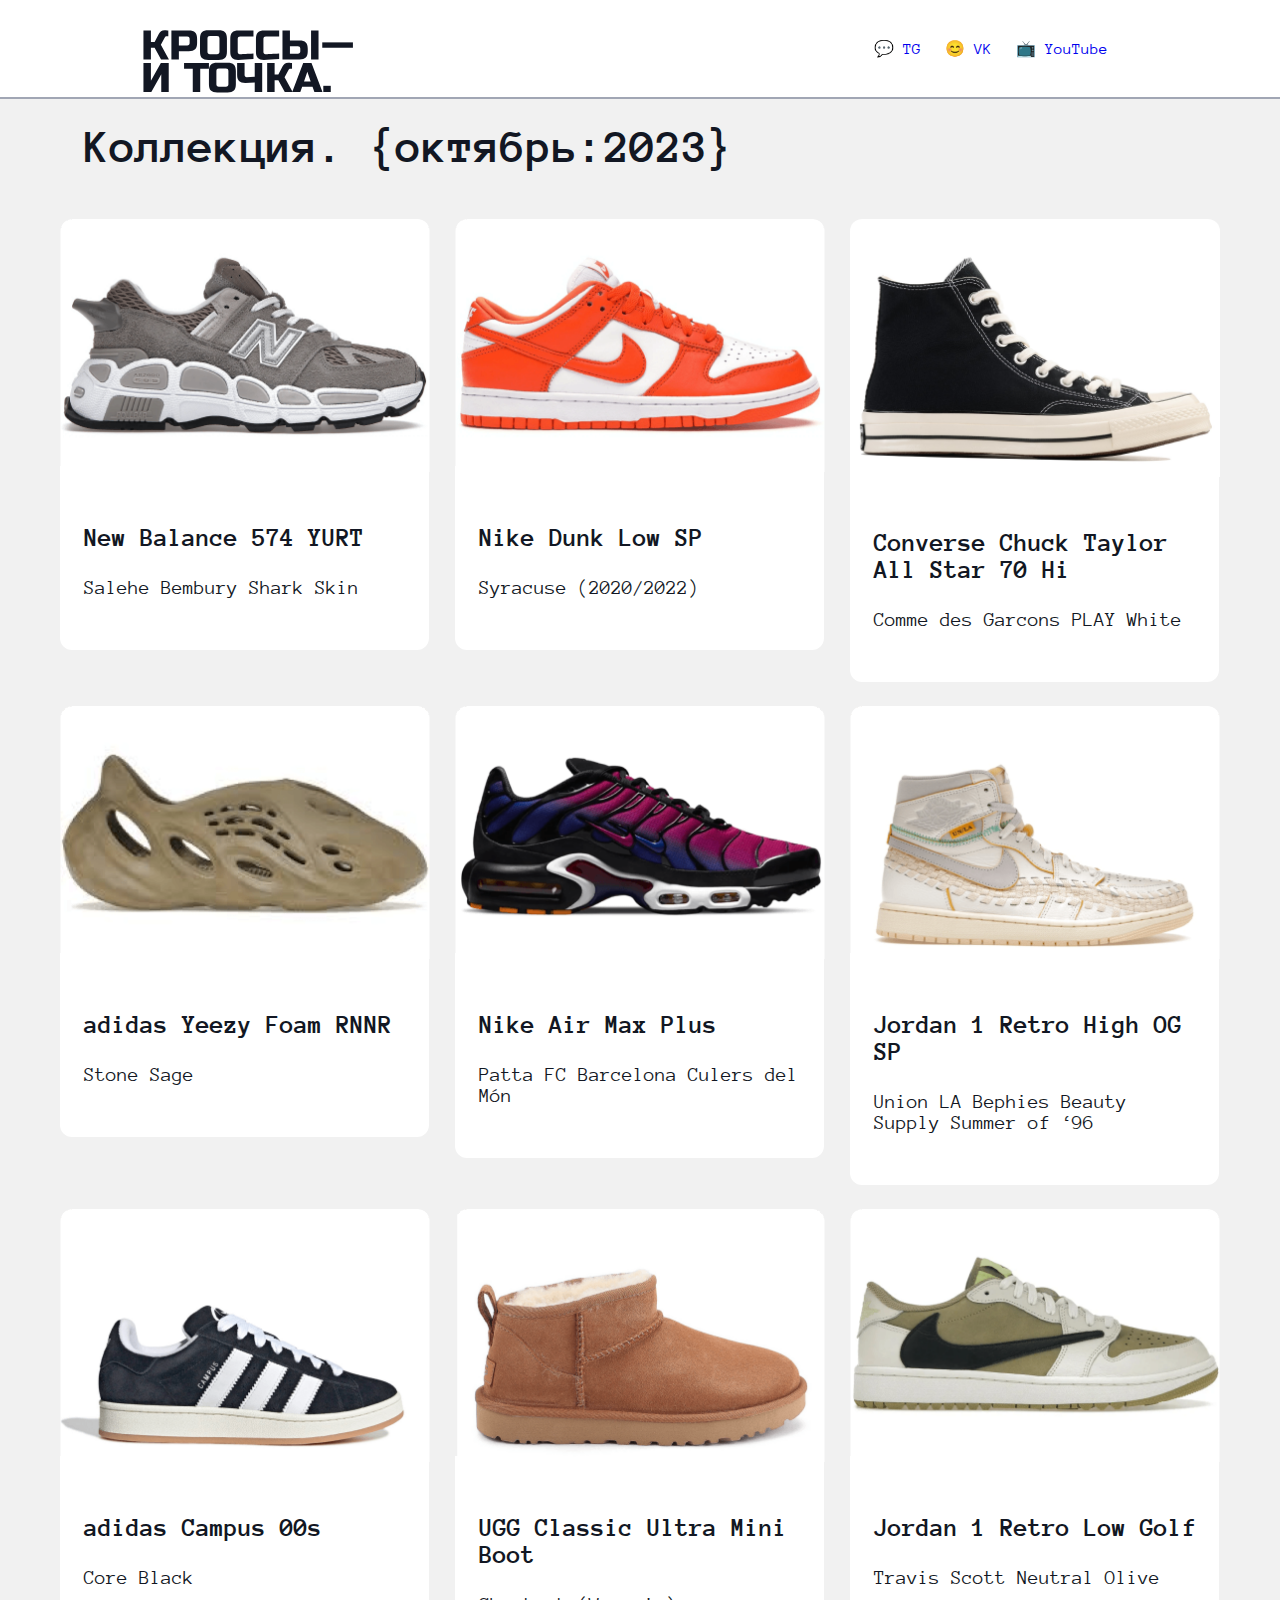
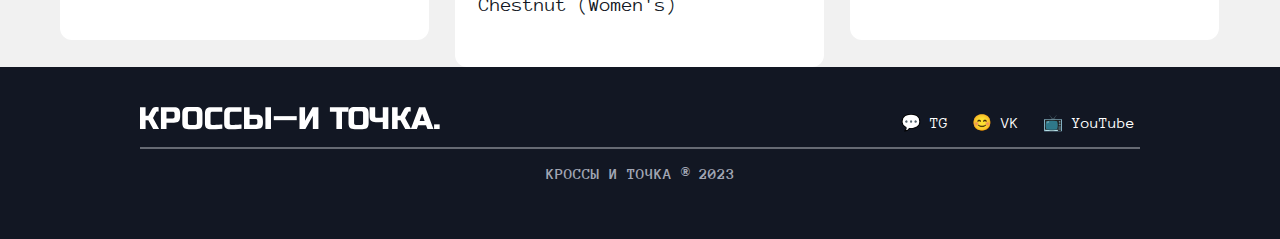
<file: index.html>
<!DOCTYPE html>
<html lang="ru">
  <head>
    <meta charset="UTF-8">
    <meta name="viewport" content="width=device-width, initial-scale=1.0">
    <title>Кроссы — и точка</title>
    <link rel="stylesheet" href="style.css"/>
  </head>
  <header class="header">
    <div class="header_title">
<a href="index.html"><img class="title" src="icons\logo.svg" alt="Кроссы и точка"></a>
</div>
<div class="social">
<ul class="menu">
<li><a href="/">💬 TG</a></li>
<li><a href="/">😊 VK</a></li>
<li><a href="/">📺 YouTube</a></li>
</ul>
</div>
  </header>
  <body>
    <main>
      <div class="cards">
        <h2 class="subtitle">Коллекция. {октябрь:2023}</h2>
        <a class="container" href="sneaker1.html">
        <div class="container">
          <img alt="New Balance 574 YURT" src="icons\image3(5).png" class="container__image"/>
          <div class="container__div">
          <h3 class="container__title">New Balance 574 YURT</h3>
          <p class="container__text">Salehe Bembury Shark Skin</p>
        </div>
      </div>
    
    </a>
    <a class="container" href="sneaker2.html">
      <div class="container">
        <img alt="Nike Dunk Low SP" src="icons\image3(6).png" class="container__image"/>
        <div class="container__div">
        <h3 class="container__title">Nike Dunk Low SP</h3>
        <p class="container__text">Syracuse (2020/2022)</p>
      </div>
      </div>
    </a>
    <a class="container" href="sneaker3.html">
      <div class="container">
        <img alt="Converse Chuck Taylor All Star 70 Hi" src="icons\image3(3).png" class="container__image"/>
        <div class="container__div">
        <h3 class="container__title">Converse Chuck Taylor All Star 70 Hi</h3>
        <p class="container__text">Comme des Garcons PLAY White</p>
      </div>
    </div>
  </a>
    <div class="container">
      <img alt="adidas Yeezy Foam RNNR" src="icons\image3(8).png" class="container__image"/>
      <div class="container__div">
      <h3 class="container__title">adidas Yeezy Foam RNNR</h3>
      <p class="container__text">Stone Sage</p>
    </div>
    </div>
    <div class="container">
      <img alt="Nike Air Max Plus" src="icons\image3.png" class="container__image"/>
      <div class="container__div">
      <h3 class="container__title">Nike Air Max Plus</h3>
      <p class="container__text">Patta FC Barcelona Culers del Món</p>
    </div>
  </div>
  <div class="container">
    <img alt="Jordan 1 Retro High OG SP" src="icons\image3(1).png" class="container__image"/>
    <div class="container__div">
    <h3 class="container__title">Jordan 1 Retro High OG SP</h3>
    <p class="container__text">Union LA Bephies Beauty Supply Summer of ‘96</p>
  </div>
  </div>
  <div class="container">
    <img alt="adidas Campus 00s" src="icons\image3(2).png" class="container__image"/>
    <div class="container__div">
    <h3 class="container__title">adidas Campus 00s</h3>
    <p class="container__text">Core Black</p>
  </div>
</div>
<div class="container">
  <img alt="UGG Classic Ultra Mini Boot" src="icons\image3(4).png" class="container__image"/>
  <div class="container__div">
  <h3 class="container__title">UGG Classic Ultra Mini Boot</h3>
  <p class="container__text">Chestnut (Women's)</p>
</div>
</div>
<div class="container">
  <img alt="Jordan 1 Retro Low Golf" src="icons\image3(7).png" class="container__image"/>
  <div class="container__div">
  <h3 class="container__title">Jordan 1 Retro Low Golf</h3>
  <p class="container__text">Travis Scott Neutral Olive</p>
</div>
</div>
</div>
  </main>
  
  <footer class="footer">
    
    <div class="footer_title">
      <a href="/">
    <svg width="300" height="23" viewBox="0 0 300 23" fill="none" xmlns="http://www.w3.org/2000/svg">
      <path d="M294.073 17.3601H299.653V22.0101H294.073V17.3601Z" fill="white"/>
      <path d="M276.869 22.0101H270.824L279.039 0.310059H285.239L293.454 22.0101H287.409L286.014 18.1351H278.264L276.869 22.0101ZM279.659 14.1051H284.619L282.139 6.82006L279.659 14.1051Z" fill="white"/>
      <path d="M267.885 0C268.402 0 269.331 0.103333 270.675 0.31V4.495H269.435C269.125 4.495 268.846 4.59833 268.598 4.805C268.35 4.991 268.164 5.19767 268.04 5.425L265.095 11.005L271.14 22.01H265.25L260.445 13.175H257.655V22.01H252.075V0.31H257.655V8.835H260.445L263.545 2.945C263.999 2.077 264.557 1.37433 265.219 0.837C265.901 0.279 266.79 0 267.885 0Z" fill="white"/>
      <path d="M242.772 14.8801C240.292 15.0867 237.947 15.1901 235.735 15.1901C233.545 15.1901 231.974 14.7147 231.023 13.7641C230.073 12.8134 229.597 11.3254 229.597 9.30006V0.310059H235.177V9.30006C235.177 9.77539 235.312 10.1577 235.58 10.4471C235.87 10.7157 236.252 10.8501 236.727 10.8501C238.422 10.8501 240.437 10.7467 242.772 10.5401V0.310059H248.352V22.0101H242.772V14.8801Z" fill="white"/>
      <path d="M223.073 6.2C223.073 4.96 222.453 4.34 221.213 4.34H215.943C214.703 4.34 214.083 4.96 214.083 6.2V16.12C214.083 17.36 214.703 17.98 215.943 17.98H221.213C222.453 17.98 223.073 17.36 223.073 16.12V6.2ZM228.653 16.12C228.653 18.29 228.157 19.871 227.165 20.863C226.193 21.8343 224.623 22.32 222.453 22.32H214.703C212.533 22.32 210.952 21.8343 209.96 20.863C208.988 19.871 208.503 18.29 208.503 16.12V6.2C208.503 4.03 208.988 2.45933 209.96 1.488C210.952 0.496 212.533 0 214.703 0H222.453C224.623 0 226.193 0.496 227.165 1.488C228.157 2.45933 228.653 4.03 228.653 6.2V16.12Z" fill="white"/>
      <path d="M201.989 22.0101H196.409V4.65006H189.899V0.310059H208.499V4.65006H201.989V22.0101Z" fill="white"/>
      <path d="M178.421 22.0101H172.841V8.68006L165.401 22.0101H159.511V0.310059H165.091V13.6401L172.531 0.310059H178.421V22.0101Z" fill="white"/>
      <path d="M133.787 13.175V9.14502H156.727V13.175H133.787Z" fill="white"/>
      <path d="M109.6 7.75006H116.73C118.9 7.75006 120.47 8.24606 121.442 9.23806C122.434 10.2094 122.93 11.7801 122.93 13.9501V15.8101C122.93 17.9801 122.434 19.5611 121.442 20.5531C120.47 21.5244 118.9 22.0101 116.73 22.0101H104.02V0.310059H109.6V7.75006ZM130.99 22.0101H125.41V0.310059H130.99V22.0101ZM117.35 13.9501C117.35 12.7101 116.73 12.0901 115.49 12.0901H109.6V17.6701H115.49C116.73 17.6701 117.35 17.0501 117.35 15.8101V13.9501Z" fill="white"/>
      <path d="M101.536 21.7001C96.9272 22.1134 93.1039 22.3201 90.0659 22.3201C88.0406 22.3201 86.5526 21.8447 85.6019 20.8941C84.6512 19.9434 84.1759 18.4554 84.1759 16.4301V6.51006C84.1759 4.34006 84.6616 2.76939 85.6329 1.79806C86.6249 0.806059 88.2059 0.310059 90.3759 0.310059H101.536V4.65006H91.6159C90.3759 4.65006 89.7559 5.27006 89.7559 6.51006V16.4301C89.7559 16.9054 89.8902 17.2877 90.1589 17.5771C90.4482 17.8457 90.8099 17.9801 91.2439 17.9801C91.6779 17.9801 92.1532 17.9801 92.6699 17.9801C93.1866 17.9594 93.7239 17.9387 94.2819 17.9181C94.8399 17.8974 95.3979 17.8767 95.9559 17.8561C96.5346 17.8354 97.2682 17.7941 98.1569 17.7321C99.0662 17.6701 100.193 17.5977 101.536 17.5151V21.7001Z" fill="white"/>
      <path d="M82.3123 21.7001C77.7036 22.1134 73.8803 22.3201 70.8423 22.3201C68.8169 22.3201 67.3289 21.8447 66.3783 20.8941C65.4276 19.9434 64.9523 18.4554 64.9523 16.4301V6.51006C64.9523 4.34006 65.4379 2.76939 66.4093 1.79806C67.4013 0.806059 68.9823 0.310059 71.1523 0.310059H82.3123V4.65006H72.3923C71.1523 4.65006 70.5323 5.27006 70.5323 6.51006V16.4301C70.5323 16.9054 70.6666 17.2877 70.9353 17.5771C71.2246 17.8457 71.5863 17.9801 72.0203 17.9801C72.4543 17.9801 72.9296 17.9801 73.4463 17.9801C73.9629 17.9594 74.5003 17.9387 75.0583 17.9181C75.6163 17.8974 76.1743 17.8767 76.7323 17.8561C77.3109 17.8354 78.0446 17.7941 78.9333 17.7321C79.8426 17.6701 80.9689 17.5977 82.3123 17.5151V21.7001Z" fill="white"/>
      <path d="M56.8777 6.2C56.8777 4.96 56.2577 4.34 55.0177 4.34H49.7477C48.5077 4.34 47.8877 4.96 47.8877 6.2V16.12C47.8877 17.36 48.5077 17.98 49.7477 17.98H55.0177C56.2577 17.98 56.8777 17.36 56.8777 16.12V6.2ZM62.4577 16.12C62.4577 18.29 61.9617 19.871 60.9697 20.863C59.9984 21.8343 58.4277 22.32 56.2577 22.32H48.5077C46.3377 22.32 44.7567 21.8343 43.7647 20.863C42.7934 19.871 42.3077 18.29 42.3077 16.12V6.2C42.3077 4.03 42.7934 2.45933 43.7647 1.488C44.7567 0.496 46.3377 0 48.5077 0H56.2577C58.4277 0 59.9984 0.496 60.9697 1.488C61.9617 2.45933 62.4577 4.03 62.4577 6.2V16.12Z" fill="white"/>
      <path d="M20.9189 0.310059H33.9389C36.1089 0.310059 37.6796 0.806059 38.6509 1.79806C39.6429 2.76939 40.1389 4.34006 40.1389 6.51006V9.61006C40.1389 11.7801 39.6429 13.3611 38.6509 14.3531C37.6796 15.3244 36.1089 15.8101 33.9389 15.8101H26.4989V22.0101H20.9189V0.310059ZM34.5589 6.51006C34.5589 5.27006 33.9389 4.65006 32.6989 4.65006H26.4989V11.4701H32.6989C33.9389 11.4701 34.5589 10.8501 34.5589 9.61006V6.51006Z" fill="white"/>
      <path d="M15.81 0C16.3267 0 17.2567 0.103333 18.6 0.31V4.495H17.36C17.05 4.495 16.771 4.59833 16.523 4.805C16.275 4.991 16.089 5.19767 15.965 5.425L13.02 11.005L19.065 22.01H13.175L8.37 13.175H5.58V22.01H0V0.31H5.58V8.835H8.37L11.47 2.945C11.9247 2.077 12.4827 1.37433 13.144 0.837C13.826 0.279 14.7147 0 15.81 0Z" fill="white"/>
    </svg>
  </a>
</div>
  <div class="social1">
    <ul class="menu1">
    <li><a href="/">💬 TG</a></li>
    <li><a href="/">😊 VK</a></li>
    <li><a href="/">📺 YouTube</a></li>
    </ul>
    </div>
  
    <hr>
    <h3 class="sneaker2023">КРОССЫ И ТОЧКА ® 2023</h3>
 
   
  </footer>
</main>
  </body>
</html>
</file>
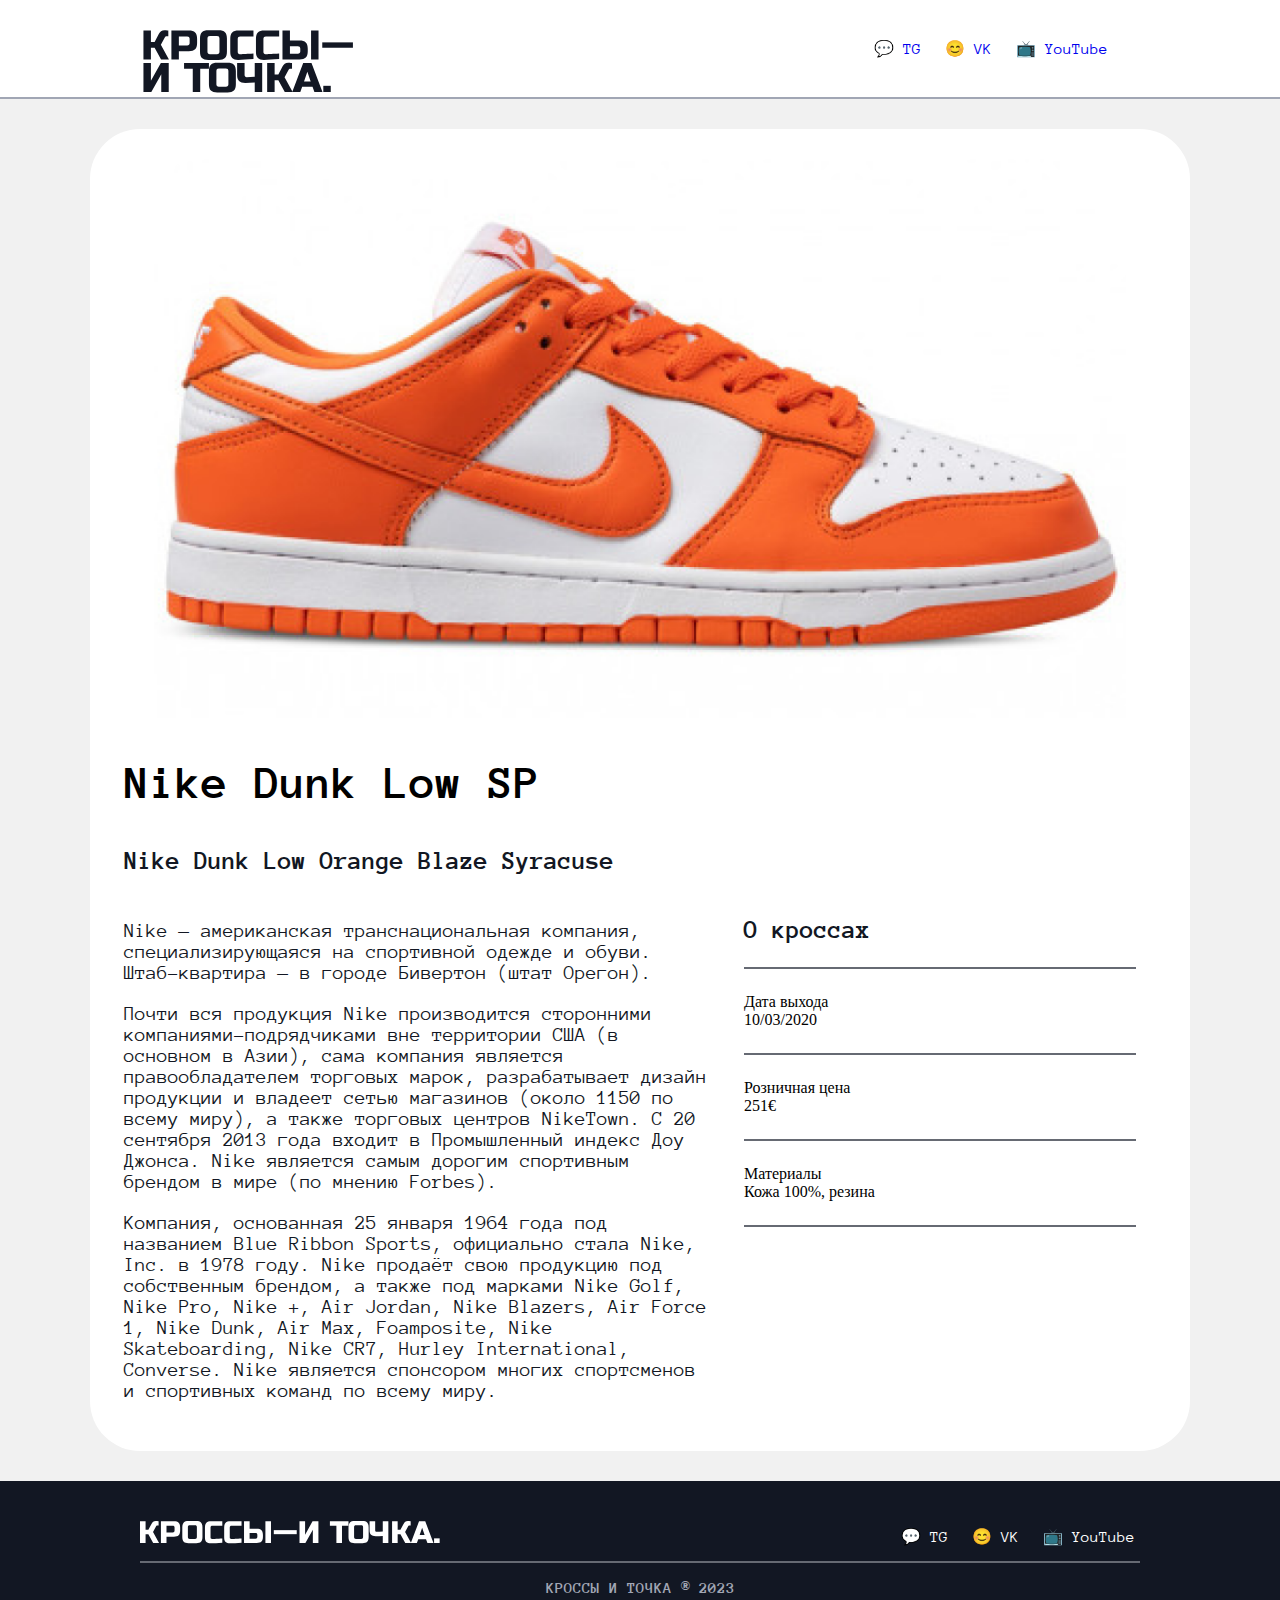
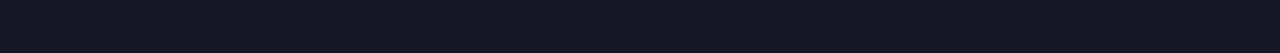
<file: sneaker1.html>
<!DOCTYPE html>
<html lang="ru">
  <head>
    <meta charset="UTF-8">
    <meta name="viewport" content="width=device-width, initial-scale=1.0">
    <title>Nike Dunk Low SP</title>
    <link rel="stylesheet" href="style.css"/>
  </head>
  <body>
    <header class="header">
        <div class="header_title">
    <a href="/"><img class="title" src="icons\logo.svg" alt="Кроссы и точка"></a>
    </div>
    <div class="social">
    <ul class="menu">
    <li><a href="/">💬 TG</a></li>
    <li><a href="/">😊 VK</a></li>
    <li><a href="/">📺 YouTube</a></li>
    </ul>
    </div>
    </header>
<main>
    <div class="wrapper">
    <div class="card-container">
        <img class="card-image" src="icons/sneaker1.png" />
        <h2>Nike Dunk Low SP</h2>
        <h3 class="subtitle_sneaker">Nike Dunk Low Orange Blaze Syracuse</h3>
        <div class="info">
            <div class="col2">
                <p>
                    Nike — американская транснациональная компания, специализирующаяся на спортивной одежде и обуви. Штаб-квартира — в городе Бивертон (штат Орегон).
                </p>
                <p>
                    Почти вся продукция Nike производится сторонними компаниями-подрядчиками вне территории США (в основном в Азии), сама компания является правообладателем торговых марок, разрабатывает дизайн продукции и владеет сетью магазинов (около 1150 по всему миру), а также торговых центров NikeTown. С 20 сентября 2013 года входит в Промышленный индекс Доу Джонса. Nike является самым дорогим спортивным брендом в мире (по мнению Forbes).
                </p>
                <p>Компания, основанная 25 января 1964 года под названием Blue Ribbon Sports, официально стала Nike, Inc. в 1978 году. Nike продаёт свою продукцию под собственным брендом, а также под марками Nike Golf, Nike Pro, Nike +, Air Jordan, Nike Blazers, Air Force 1, Nike Dunk, Air Max, Foamposite, Nike Skateboarding, Nike CR7, Hurley International, Converse. Nike является спонсором многих спортсменов и спортивных команд по всему миру.</p>
              </div>
          <div class="col1">
            <h3>О кроссах</h3>
            <hr>
            <div class="row">
              <div>Дата выхода</div>
              <div>10/03/2020</div>
            </div>
            <hr>
            <div class="row">
              <div>Розничная цена</div>
              <div>251€</div>
            </div>
            <hr>
            <div class="row">
                <div>Материалы</div>
                <div>Кожа 100%, резина</div>
              </div>
              <hr>
          </div>
        </div>
      </div>
    </div>
</div> 

</main>
<footer class="footer">
    
    <div class="footer_title">
      <a href="/">
    <svg width="300" height="23" viewBox="0 0 300 23" fill="none" xmlns="http://www.w3.org/2000/svg">
      <path d="M294.073 17.3601H299.653V22.0101H294.073V17.3601Z" fill="white"/>
      <path d="M276.869 22.0101H270.824L279.039 0.310059H285.239L293.454 22.0101H287.409L286.014 18.1351H278.264L276.869 22.0101ZM279.659 14.1051H284.619L282.139 6.82006L279.659 14.1051Z" fill="white"/>
      <path d="M267.885 0C268.402 0 269.331 0.103333 270.675 0.31V4.495H269.435C269.125 4.495 268.846 4.59833 268.598 4.805C268.35 4.991 268.164 5.19767 268.04 5.425L265.095 11.005L271.14 22.01H265.25L260.445 13.175H257.655V22.01H252.075V0.31H257.655V8.835H260.445L263.545 2.945C263.999 2.077 264.557 1.37433 265.219 0.837C265.901 0.279 266.79 0 267.885 0Z" fill="white"/>
      <path d="M242.772 14.8801C240.292 15.0867 237.947 15.1901 235.735 15.1901C233.545 15.1901 231.974 14.7147 231.023 13.7641C230.073 12.8134 229.597 11.3254 229.597 9.30006V0.310059H235.177V9.30006C235.177 9.77539 235.312 10.1577 235.58 10.4471C235.87 10.7157 236.252 10.8501 236.727 10.8501C238.422 10.8501 240.437 10.7467 242.772 10.5401V0.310059H248.352V22.0101H242.772V14.8801Z" fill="white"/>
      <path d="M223.073 6.2C223.073 4.96 222.453 4.34 221.213 4.34H215.943C214.703 4.34 214.083 4.96 214.083 6.2V16.12C214.083 17.36 214.703 17.98 215.943 17.98H221.213C222.453 17.98 223.073 17.36 223.073 16.12V6.2ZM228.653 16.12C228.653 18.29 228.157 19.871 227.165 20.863C226.193 21.8343 224.623 22.32 222.453 22.32H214.703C212.533 22.32 210.952 21.8343 209.96 20.863C208.988 19.871 208.503 18.29 208.503 16.12V6.2C208.503 4.03 208.988 2.45933 209.96 1.488C210.952 0.496 212.533 0 214.703 0H222.453C224.623 0 226.193 0.496 227.165 1.488C228.157 2.45933 228.653 4.03 228.653 6.2V16.12Z" fill="white"/>
      <path d="M201.989 22.0101H196.409V4.65006H189.899V0.310059H208.499V4.65006H201.989V22.0101Z" fill="white"/>
      <path d="M178.421 22.0101H172.841V8.68006L165.401 22.0101H159.511V0.310059H165.091V13.6401L172.531 0.310059H178.421V22.0101Z" fill="white"/>
      <path d="M133.787 13.175V9.14502H156.727V13.175H133.787Z" fill="white"/>
      <path d="M109.6 7.75006H116.73C118.9 7.75006 120.47 8.24606 121.442 9.23806C122.434 10.2094 122.93 11.7801 122.93 13.9501V15.8101C122.93 17.9801 122.434 19.5611 121.442 20.5531C120.47 21.5244 118.9 22.0101 116.73 22.0101H104.02V0.310059H109.6V7.75006ZM130.99 22.0101H125.41V0.310059H130.99V22.0101ZM117.35 13.9501C117.35 12.7101 116.73 12.0901 115.49 12.0901H109.6V17.6701H115.49C116.73 17.6701 117.35 17.0501 117.35 15.8101V13.9501Z" fill="white"/>
      <path d="M101.536 21.7001C96.9272 22.1134 93.1039 22.3201 90.0659 22.3201C88.0406 22.3201 86.5526 21.8447 85.6019 20.8941C84.6512 19.9434 84.1759 18.4554 84.1759 16.4301V6.51006C84.1759 4.34006 84.6616 2.76939 85.6329 1.79806C86.6249 0.806059 88.2059 0.310059 90.3759 0.310059H101.536V4.65006H91.6159C90.3759 4.65006 89.7559 5.27006 89.7559 6.51006V16.4301C89.7559 16.9054 89.8902 17.2877 90.1589 17.5771C90.4482 17.8457 90.8099 17.9801 91.2439 17.9801C91.6779 17.9801 92.1532 17.9801 92.6699 17.9801C93.1866 17.9594 93.7239 17.9387 94.2819 17.9181C94.8399 17.8974 95.3979 17.8767 95.9559 17.8561C96.5346 17.8354 97.2682 17.7941 98.1569 17.7321C99.0662 17.6701 100.193 17.5977 101.536 17.5151V21.7001Z" fill="white"/>
      <path d="M82.3123 21.7001C77.7036 22.1134 73.8803 22.3201 70.8423 22.3201C68.8169 22.3201 67.3289 21.8447 66.3783 20.8941C65.4276 19.9434 64.9523 18.4554 64.9523 16.4301V6.51006C64.9523 4.34006 65.4379 2.76939 66.4093 1.79806C67.4013 0.806059 68.9823 0.310059 71.1523 0.310059H82.3123V4.65006H72.3923C71.1523 4.65006 70.5323 5.27006 70.5323 6.51006V16.4301C70.5323 16.9054 70.6666 17.2877 70.9353 17.5771C71.2246 17.8457 71.5863 17.9801 72.0203 17.9801C72.4543 17.9801 72.9296 17.9801 73.4463 17.9801C73.9629 17.9594 74.5003 17.9387 75.0583 17.9181C75.6163 17.8974 76.1743 17.8767 76.7323 17.8561C77.3109 17.8354 78.0446 17.7941 78.9333 17.7321C79.8426 17.6701 80.9689 17.5977 82.3123 17.5151V21.7001Z" fill="white"/>
      <path d="M56.8777 6.2C56.8777 4.96 56.2577 4.34 55.0177 4.34H49.7477C48.5077 4.34 47.8877 4.96 47.8877 6.2V16.12C47.8877 17.36 48.5077 17.98 49.7477 17.98H55.0177C56.2577 17.98 56.8777 17.36 56.8777 16.12V6.2ZM62.4577 16.12C62.4577 18.29 61.9617 19.871 60.9697 20.863C59.9984 21.8343 58.4277 22.32 56.2577 22.32H48.5077C46.3377 22.32 44.7567 21.8343 43.7647 20.863C42.7934 19.871 42.3077 18.29 42.3077 16.12V6.2C42.3077 4.03 42.7934 2.45933 43.7647 1.488C44.7567 0.496 46.3377 0 48.5077 0H56.2577C58.4277 0 59.9984 0.496 60.9697 1.488C61.9617 2.45933 62.4577 4.03 62.4577 6.2V16.12Z" fill="white"/>
      <path d="M20.9189 0.310059H33.9389C36.1089 0.310059 37.6796 0.806059 38.6509 1.79806C39.6429 2.76939 40.1389 4.34006 40.1389 6.51006V9.61006C40.1389 11.7801 39.6429 13.3611 38.6509 14.3531C37.6796 15.3244 36.1089 15.8101 33.9389 15.8101H26.4989V22.0101H20.9189V0.310059ZM34.5589 6.51006C34.5589 5.27006 33.9389 4.65006 32.6989 4.65006H26.4989V11.4701H32.6989C33.9389 11.4701 34.5589 10.8501 34.5589 9.61006V6.51006Z" fill="white"/>
      <path d="M15.81 0C16.3267 0 17.2567 0.103333 18.6 0.31V4.495H17.36C17.05 4.495 16.771 4.59833 16.523 4.805C16.275 4.991 16.089 5.19767 15.965 5.425L13.02 11.005L19.065 22.01H13.175L8.37 13.175H5.58V22.01H0V0.31H5.58V8.835H8.37L11.47 2.945C11.9247 2.077 12.4827 1.37433 13.144 0.837C13.826 0.279 14.7147 0 15.81 0Z" fill="white"/>
    </svg>
  </a>
</div>
  <div class="social1">
    <ul class="menu1">
    <li><a href="/">💬 TG</a></li>
    <li><a href="/">😊 VK</a></li>
    <li><a href="/">📺 YouTube</a></li>
    </ul>
    </div>
  
    <hr>
    <h3 class="sneaker2023">КРОССЫ И ТОЧКА ® 2023</h3>
 
   
  </footer>




  </body>
</file>
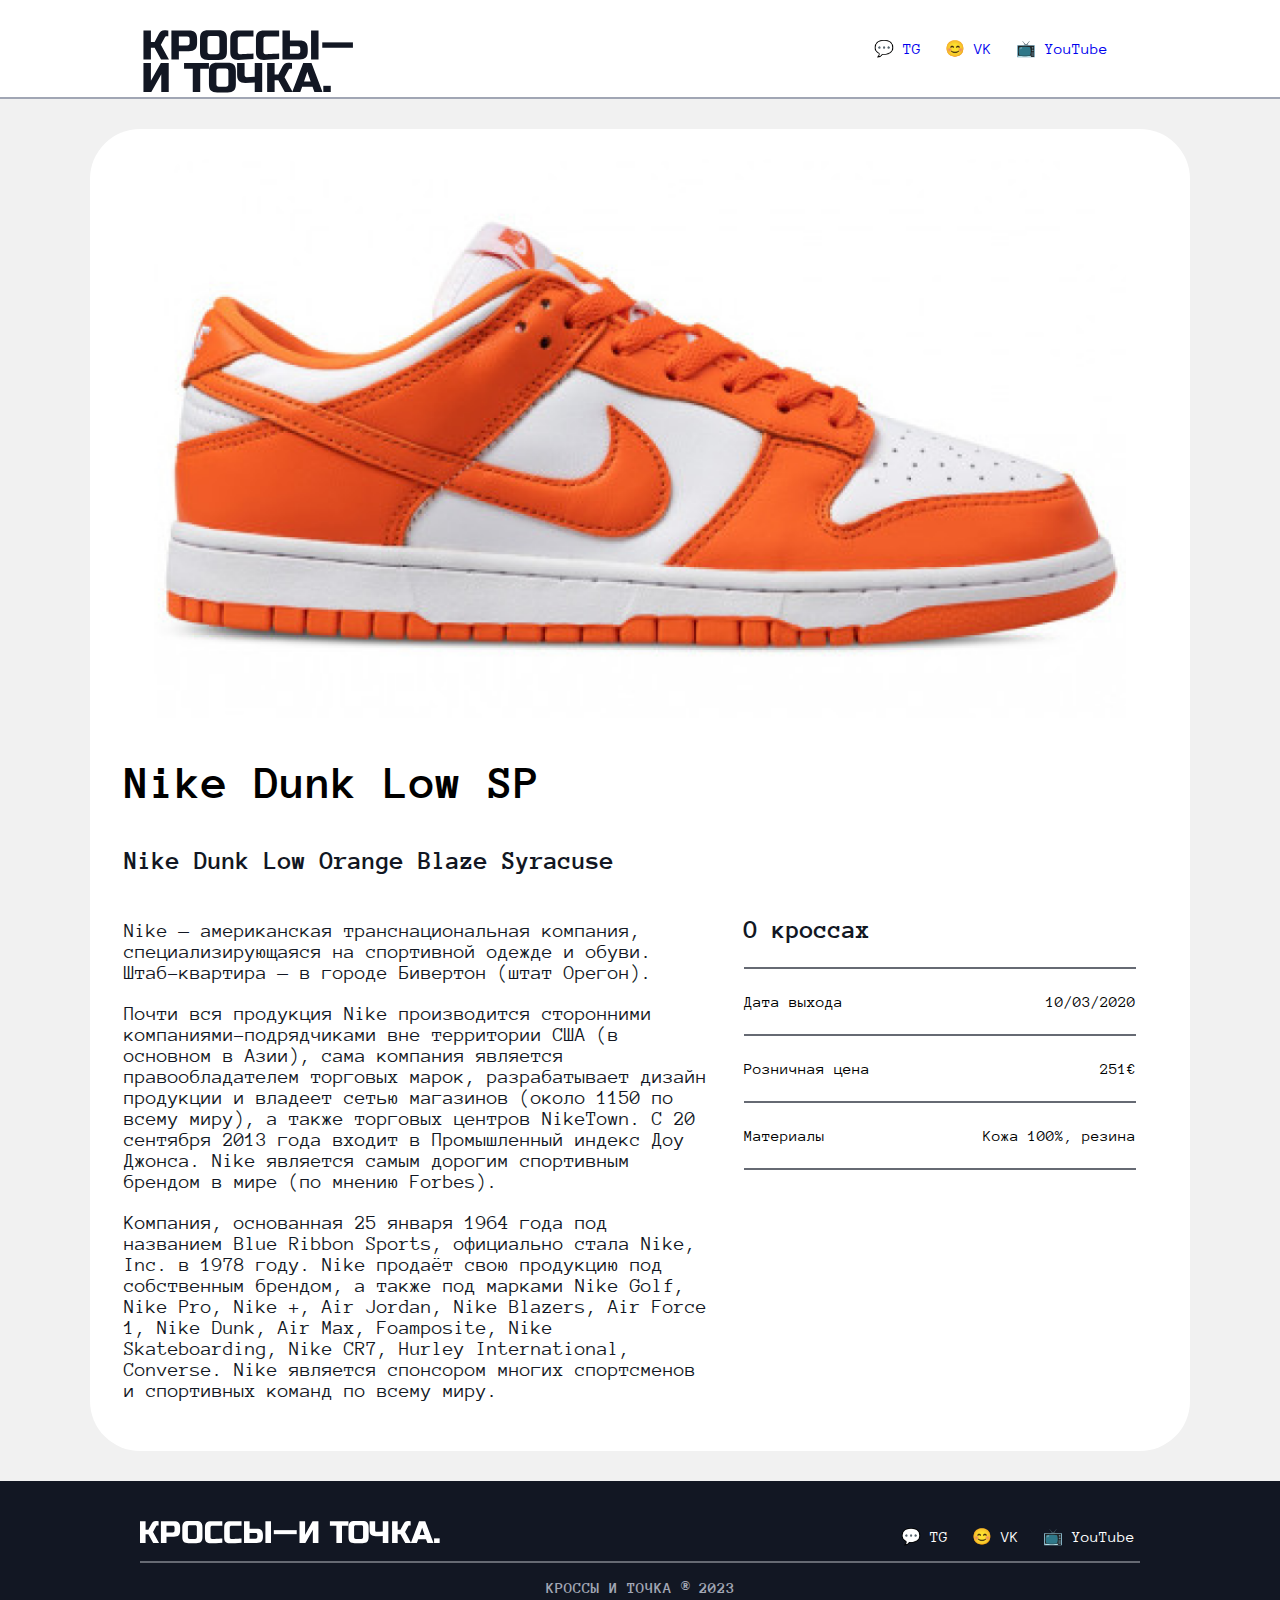
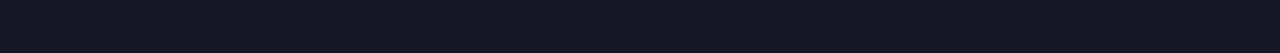
<file: sneaker2.html>
<!DOCTYPE html>
<html lang="ru">
  <head>
    <meta charset="UTF-8">
    <meta name="viewport" content="width=device-width, initial-scale=1.0">
    <title>Nike Dunk Low SP</title>
    <link rel="stylesheet" href="style.css"/>
  </head>
  <body>
    <header class="header">
        <div class="header_title">
    <a href="index.html"><img class="title" src="icons\logo.svg" alt="Кроссы и точка"></a>
    </div>
    <div class="social">
    <ul class="menu">
    <li><a href="/">💬 TG</a></li>
    <li><a href="/">😊 VK</a></li>
    <li><a href="/">📺 YouTube</a></li>
    </ul>
    </div>
    </header>
<main>
    <div class="wrapper">
    <div class="card-container">
        <img class="card-image" src="icons/sneaker1.png" />
        <h2>Nike Dunk Low SP</h2>
        <h3 class="subtitle_sneaker">Nike Dunk Low Orange Blaze Syracuse</h3>
        <div class="info">
            <div class="col2">
                <p>
                    Nike — американская транснациональная компания, специализирующаяся на спортивной одежде и обуви. Штаб-квартира — в городе Бивертон (штат Орегон).
                </p>
                <p>
                    Почти вся продукция Nike производится сторонними компаниями-подрядчиками вне территории США (в основном в Азии), сама компания является правообладателем торговых марок, разрабатывает дизайн продукции и владеет сетью магазинов (около 1150 по всему миру), а также торговых центров NikeTown. С 20 сентября 2013 года входит в Промышленный индекс Доу Джонса. Nike является самым дорогим спортивным брендом в мире (по мнению Forbes).
                </p>
                <p>Компания, основанная 25 января 1964 года под названием Blue Ribbon Sports, официально стала Nike, Inc. в 1978 году. Nike продаёт свою продукцию под собственным брендом, а также под марками Nike Golf, Nike Pro, Nike +, Air Jordan, Nike Blazers, Air Force 1, Nike Dunk, Air Max, Foamposite, Nike Skateboarding, Nike CR7, Hurley International, Converse. Nike является спонсором многих спортсменов и спортивных команд по всему миру.</p>
              </div>
          <div class="col1">
            <h3>О кроссах</h3>
            <hr>
            <div class="row1">
              <div>Дата выхода</div>
              <div>10/03/2020</div>
            </div>
            <hr>
            <div class="row2">
              <div>Розничная цена</div>
              <div>251€</div>
            </div>
            <hr>
            <div class="row3">
                <div>Материалы</div>
                <div>Кожа 100%, резина</div>
              </div>
              <hr>
          </div>
        </div>
      </div>
    </div>
</div> 

</main>
<footer class="footer">
    
    <div class="footer_title">
      <a href="/">
    <svg width="300" height="23" viewBox="0 0 300 23" fill="none" xmlns="http://www.w3.org/2000/svg">
      <path d="M294.073 17.3601H299.653V22.0101H294.073V17.3601Z" fill="white"/>
      <path d="M276.869 22.0101H270.824L279.039 0.310059H285.239L293.454 22.0101H287.409L286.014 18.1351H278.264L276.869 22.0101ZM279.659 14.1051H284.619L282.139 6.82006L279.659 14.1051Z" fill="white"/>
      <path d="M267.885 0C268.402 0 269.331 0.103333 270.675 0.31V4.495H269.435C269.125 4.495 268.846 4.59833 268.598 4.805C268.35 4.991 268.164 5.19767 268.04 5.425L265.095 11.005L271.14 22.01H265.25L260.445 13.175H257.655V22.01H252.075V0.31H257.655V8.835H260.445L263.545 2.945C263.999 2.077 264.557 1.37433 265.219 0.837C265.901 0.279 266.79 0 267.885 0Z" fill="white"/>
      <path d="M242.772 14.8801C240.292 15.0867 237.947 15.1901 235.735 15.1901C233.545 15.1901 231.974 14.7147 231.023 13.7641C230.073 12.8134 229.597 11.3254 229.597 9.30006V0.310059H235.177V9.30006C235.177 9.77539 235.312 10.1577 235.58 10.4471C235.87 10.7157 236.252 10.8501 236.727 10.8501C238.422 10.8501 240.437 10.7467 242.772 10.5401V0.310059H248.352V22.0101H242.772V14.8801Z" fill="white"/>
      <path d="M223.073 6.2C223.073 4.96 222.453 4.34 221.213 4.34H215.943C214.703 4.34 214.083 4.96 214.083 6.2V16.12C214.083 17.36 214.703 17.98 215.943 17.98H221.213C222.453 17.98 223.073 17.36 223.073 16.12V6.2ZM228.653 16.12C228.653 18.29 228.157 19.871 227.165 20.863C226.193 21.8343 224.623 22.32 222.453 22.32H214.703C212.533 22.32 210.952 21.8343 209.96 20.863C208.988 19.871 208.503 18.29 208.503 16.12V6.2C208.503 4.03 208.988 2.45933 209.96 1.488C210.952 0.496 212.533 0 214.703 0H222.453C224.623 0 226.193 0.496 227.165 1.488C228.157 2.45933 228.653 4.03 228.653 6.2V16.12Z" fill="white"/>
      <path d="M201.989 22.0101H196.409V4.65006H189.899V0.310059H208.499V4.65006H201.989V22.0101Z" fill="white"/>
      <path d="M178.421 22.0101H172.841V8.68006L165.401 22.0101H159.511V0.310059H165.091V13.6401L172.531 0.310059H178.421V22.0101Z" fill="white"/>
      <path d="M133.787 13.175V9.14502H156.727V13.175H133.787Z" fill="white"/>
      <path d="M109.6 7.75006H116.73C118.9 7.75006 120.47 8.24606 121.442 9.23806C122.434 10.2094 122.93 11.7801 122.93 13.9501V15.8101C122.93 17.9801 122.434 19.5611 121.442 20.5531C120.47 21.5244 118.9 22.0101 116.73 22.0101H104.02V0.310059H109.6V7.75006ZM130.99 22.0101H125.41V0.310059H130.99V22.0101ZM117.35 13.9501C117.35 12.7101 116.73 12.0901 115.49 12.0901H109.6V17.6701H115.49C116.73 17.6701 117.35 17.0501 117.35 15.8101V13.9501Z" fill="white"/>
      <path d="M101.536 21.7001C96.9272 22.1134 93.1039 22.3201 90.0659 22.3201C88.0406 22.3201 86.5526 21.8447 85.6019 20.8941C84.6512 19.9434 84.1759 18.4554 84.1759 16.4301V6.51006C84.1759 4.34006 84.6616 2.76939 85.6329 1.79806C86.6249 0.806059 88.2059 0.310059 90.3759 0.310059H101.536V4.65006H91.6159C90.3759 4.65006 89.7559 5.27006 89.7559 6.51006V16.4301C89.7559 16.9054 89.8902 17.2877 90.1589 17.5771C90.4482 17.8457 90.8099 17.9801 91.2439 17.9801C91.6779 17.9801 92.1532 17.9801 92.6699 17.9801C93.1866 17.9594 93.7239 17.9387 94.2819 17.9181C94.8399 17.8974 95.3979 17.8767 95.9559 17.8561C96.5346 17.8354 97.2682 17.7941 98.1569 17.7321C99.0662 17.6701 100.193 17.5977 101.536 17.5151V21.7001Z" fill="white"/>
      <path d="M82.3123 21.7001C77.7036 22.1134 73.8803 22.3201 70.8423 22.3201C68.8169 22.3201 67.3289 21.8447 66.3783 20.8941C65.4276 19.9434 64.9523 18.4554 64.9523 16.4301V6.51006C64.9523 4.34006 65.4379 2.76939 66.4093 1.79806C67.4013 0.806059 68.9823 0.310059 71.1523 0.310059H82.3123V4.65006H72.3923C71.1523 4.65006 70.5323 5.27006 70.5323 6.51006V16.4301C70.5323 16.9054 70.6666 17.2877 70.9353 17.5771C71.2246 17.8457 71.5863 17.9801 72.0203 17.9801C72.4543 17.9801 72.9296 17.9801 73.4463 17.9801C73.9629 17.9594 74.5003 17.9387 75.0583 17.9181C75.6163 17.8974 76.1743 17.8767 76.7323 17.8561C77.3109 17.8354 78.0446 17.7941 78.9333 17.7321C79.8426 17.6701 80.9689 17.5977 82.3123 17.5151V21.7001Z" fill="white"/>
      <path d="M56.8777 6.2C56.8777 4.96 56.2577 4.34 55.0177 4.34H49.7477C48.5077 4.34 47.8877 4.96 47.8877 6.2V16.12C47.8877 17.36 48.5077 17.98 49.7477 17.98H55.0177C56.2577 17.98 56.8777 17.36 56.8777 16.12V6.2ZM62.4577 16.12C62.4577 18.29 61.9617 19.871 60.9697 20.863C59.9984 21.8343 58.4277 22.32 56.2577 22.32H48.5077C46.3377 22.32 44.7567 21.8343 43.7647 20.863C42.7934 19.871 42.3077 18.29 42.3077 16.12V6.2C42.3077 4.03 42.7934 2.45933 43.7647 1.488C44.7567 0.496 46.3377 0 48.5077 0H56.2577C58.4277 0 59.9984 0.496 60.9697 1.488C61.9617 2.45933 62.4577 4.03 62.4577 6.2V16.12Z" fill="white"/>
      <path d="M20.9189 0.310059H33.9389C36.1089 0.310059 37.6796 0.806059 38.6509 1.79806C39.6429 2.76939 40.1389 4.34006 40.1389 6.51006V9.61006C40.1389 11.7801 39.6429 13.3611 38.6509 14.3531C37.6796 15.3244 36.1089 15.8101 33.9389 15.8101H26.4989V22.0101H20.9189V0.310059ZM34.5589 6.51006C34.5589 5.27006 33.9389 4.65006 32.6989 4.65006H26.4989V11.4701H32.6989C33.9389 11.4701 34.5589 10.8501 34.5589 9.61006V6.51006Z" fill="white"/>
      <path d="M15.81 0C16.3267 0 17.2567 0.103333 18.6 0.31V4.495H17.36C17.05 4.495 16.771 4.59833 16.523 4.805C16.275 4.991 16.089 5.19767 15.965 5.425L13.02 11.005L19.065 22.01H13.175L8.37 13.175H5.58V22.01H0V0.31H5.58V8.835H8.37L11.47 2.945C11.9247 2.077 12.4827 1.37433 13.144 0.837C13.826 0.279 14.7147 0 15.81 0Z" fill="white"/>
    </svg>
  </a>
</div>
  <div class="social1">
    <ul class="menu1">
    <li><a href="/">💬 TG</a></li>
    <li><a href="/">😊 VK</a></li>
    <li><a href="/">📺 YouTube</a></li>
    </ul>
    </div>
  
    <hr>
    <h3 class="sneaker2023">КРОССЫ И ТОЧКА ® 2023</h3>
 
   
  </footer>




  </body>
</file>
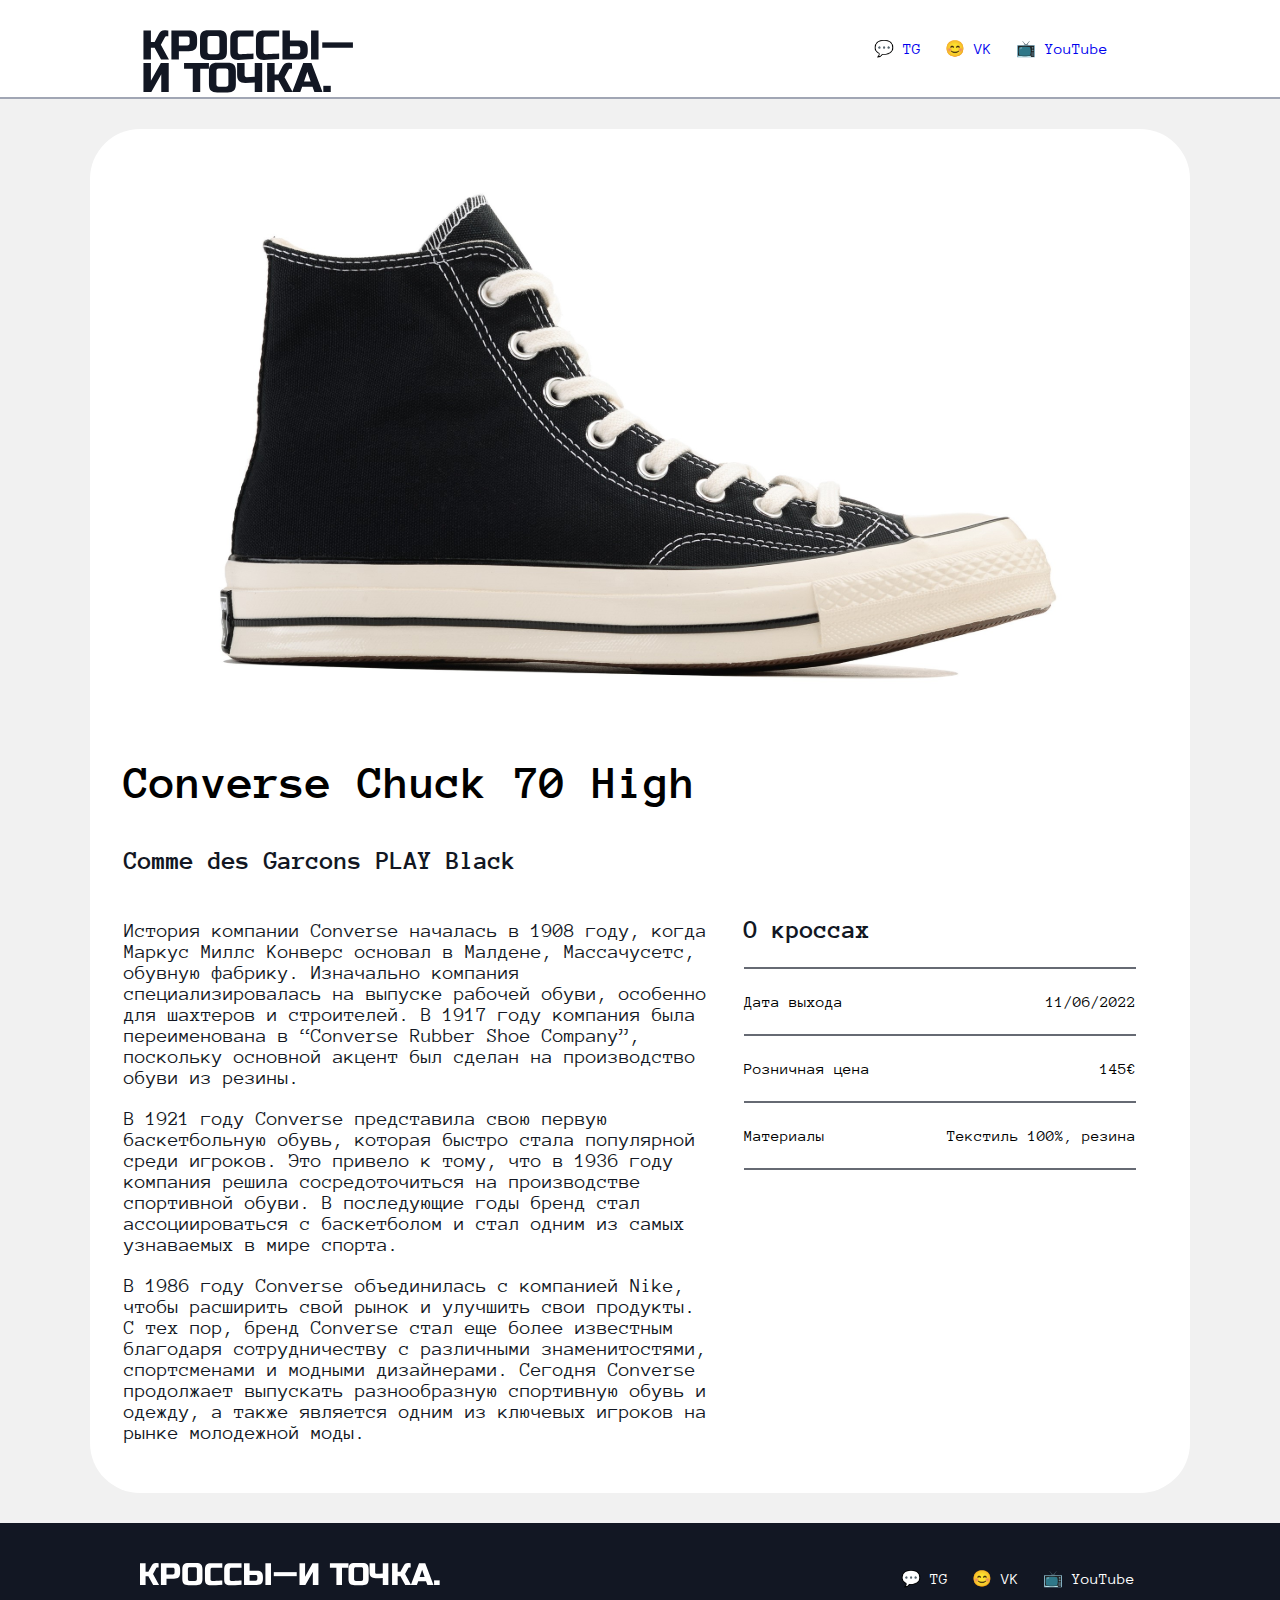
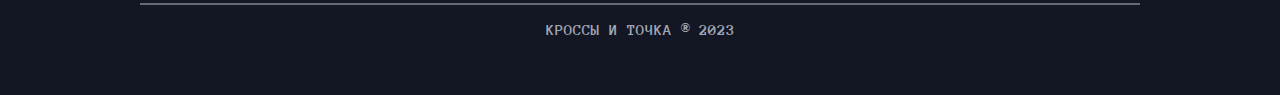
<file: sneaker3.html>
<!DOCTYPE html>
<html lang="ru">
  <head>
    <meta charset="UTF-8">
    <meta name="viewport" content="width=device-width, initial-scale=1.0">
    <title>Converse Chuck 70 High</title>
    <link rel="stylesheet" href="style.css"/>
  </head>
  <body>
    <header class="header">
        <div class="header_title">
    <a href="index.html"><img class="title" src="icons\logo.svg" alt="Кроссы и точка"></a>
    </div>
    <div class="social">
    <ul class="menu">
    <li><a href="/">💬 TG</a></li>
    <li><a href="/">😊 VK</a></li>
    <li><a href="/">📺 YouTube</a></li>
    </ul>
    </div>
    </header>
<main>
    <div class="wrapper">
    <div class="card-container">
        <img class="card-image" src="icons/sneaker3.svg" />
        <h2>Converse Chuck 70 High</h2>
        <h3 class="subtitle_sneaker">Comme des Garcons PLAY Black</h3>
        <div class="info">
            <div class="col2">
                <p>
                    История компании Converse началась в 1908 году, когда Маркус Миллс Конверс основал в Малдене, Массачусетс, обувную фабрику. Изначально компания специализировалась на выпуске рабочей обуви, особенно для шахтеров и строителей. В 1917 году компания была переименована в “Converse Rubber Shoe Company”, поскольку основной акцент был сделан на производство обуви из резины.
                </p>
                <p>
                    В 1921 году Converse представила свою первую баскетбольную обувь, которая быстро стала популярной среди игроков. Это привело к тому, что в 1936 году компания решила сосредоточиться на производстве спортивной обуви. В последующие годы бренд стал ассоциироваться с баскетболом и стал одним из самых узнаваемых в мире спорта.
                </p>
                <p>В 1986 году Converse объединилась с компанией Nike, чтобы расширить свой рынок и улучшить свои продукты. С тех пор, бренд Converse стал еще более известным благодаря сотрудничеству с различными знаменитостями, спортсменами и модными дизайнерами. Сегодня Converse продолжает выпускать разнообразную спортивную обувь и одежду, а также является одним из ключевых игроков на рынке молодежной моды.</p>
              </div>
          <div class="col1">
            <h3>О кроссах</h3>
            <hr>
            <div class="row1">
              <div>Дата выхода</div>
              <div>11/06/2022</div>
            </div>
            <hr>
            <div class="row2">
              <div>Розничная цена</div>
              <div>145€</div>
            </div>
            <hr>
            <div class="row4">
                <div>Материалы</div>
                <div>Текстиль 100%, резина</div>
              </div>
              <hr>
          </div>
        </div>
      </div>
    </div>
</div> 

</main>
<footer class="footer">
    
    <div class="footer_title">
      <a href="/">
    <svg width="300" height="23" viewBox="0 0 300 23" fill="none" xmlns="http://www.w3.org/2000/svg">
      <path d="M294.073 17.3601H299.653V22.0101H294.073V17.3601Z" fill="white"/>
      <path d="M276.869 22.0101H270.824L279.039 0.310059H285.239L293.454 22.0101H287.409L286.014 18.1351H278.264L276.869 22.0101ZM279.659 14.1051H284.619L282.139 6.82006L279.659 14.1051Z" fill="white"/>
      <path d="M267.885 0C268.402 0 269.331 0.103333 270.675 0.31V4.495H269.435C269.125 4.495 268.846 4.59833 268.598 4.805C268.35 4.991 268.164 5.19767 268.04 5.425L265.095 11.005L271.14 22.01H265.25L260.445 13.175H257.655V22.01H252.075V0.31H257.655V8.835H260.445L263.545 2.945C263.999 2.077 264.557 1.37433 265.219 0.837C265.901 0.279 266.79 0 267.885 0Z" fill="white"/>
      <path d="M242.772 14.8801C240.292 15.0867 237.947 15.1901 235.735 15.1901C233.545 15.1901 231.974 14.7147 231.023 13.7641C230.073 12.8134 229.597 11.3254 229.597 9.30006V0.310059H235.177V9.30006C235.177 9.77539 235.312 10.1577 235.58 10.4471C235.87 10.7157 236.252 10.8501 236.727 10.8501C238.422 10.8501 240.437 10.7467 242.772 10.5401V0.310059H248.352V22.0101H242.772V14.8801Z" fill="white"/>
      <path d="M223.073 6.2C223.073 4.96 222.453 4.34 221.213 4.34H215.943C214.703 4.34 214.083 4.96 214.083 6.2V16.12C214.083 17.36 214.703 17.98 215.943 17.98H221.213C222.453 17.98 223.073 17.36 223.073 16.12V6.2ZM228.653 16.12C228.653 18.29 228.157 19.871 227.165 20.863C226.193 21.8343 224.623 22.32 222.453 22.32H214.703C212.533 22.32 210.952 21.8343 209.96 20.863C208.988 19.871 208.503 18.29 208.503 16.12V6.2C208.503 4.03 208.988 2.45933 209.96 1.488C210.952 0.496 212.533 0 214.703 0H222.453C224.623 0 226.193 0.496 227.165 1.488C228.157 2.45933 228.653 4.03 228.653 6.2V16.12Z" fill="white"/>
      <path d="M201.989 22.0101H196.409V4.65006H189.899V0.310059H208.499V4.65006H201.989V22.0101Z" fill="white"/>
      <path d="M178.421 22.0101H172.841V8.68006L165.401 22.0101H159.511V0.310059H165.091V13.6401L172.531 0.310059H178.421V22.0101Z" fill="white"/>
      <path d="M133.787 13.175V9.14502H156.727V13.175H133.787Z" fill="white"/>
      <path d="M109.6 7.75006H116.73C118.9 7.75006 120.47 8.24606 121.442 9.23806C122.434 10.2094 122.93 11.7801 122.93 13.9501V15.8101C122.93 17.9801 122.434 19.5611 121.442 20.5531C120.47 21.5244 118.9 22.0101 116.73 22.0101H104.02V0.310059H109.6V7.75006ZM130.99 22.0101H125.41V0.310059H130.99V22.0101ZM117.35 13.9501C117.35 12.7101 116.73 12.0901 115.49 12.0901H109.6V17.6701H115.49C116.73 17.6701 117.35 17.0501 117.35 15.8101V13.9501Z" fill="white"/>
      <path d="M101.536 21.7001C96.9272 22.1134 93.1039 22.3201 90.0659 22.3201C88.0406 22.3201 86.5526 21.8447 85.6019 20.8941C84.6512 19.9434 84.1759 18.4554 84.1759 16.4301V6.51006C84.1759 4.34006 84.6616 2.76939 85.6329 1.79806C86.6249 0.806059 88.2059 0.310059 90.3759 0.310059H101.536V4.65006H91.6159C90.3759 4.65006 89.7559 5.27006 89.7559 6.51006V16.4301C89.7559 16.9054 89.8902 17.2877 90.1589 17.5771C90.4482 17.8457 90.8099 17.9801 91.2439 17.9801C91.6779 17.9801 92.1532 17.9801 92.6699 17.9801C93.1866 17.9594 93.7239 17.9387 94.2819 17.9181C94.8399 17.8974 95.3979 17.8767 95.9559 17.8561C96.5346 17.8354 97.2682 17.7941 98.1569 17.7321C99.0662 17.6701 100.193 17.5977 101.536 17.5151V21.7001Z" fill="white"/>
      <path d="M82.3123 21.7001C77.7036 22.1134 73.8803 22.3201 70.8423 22.3201C68.8169 22.3201 67.3289 21.8447 66.3783 20.8941C65.4276 19.9434 64.9523 18.4554 64.9523 16.4301V6.51006C64.9523 4.34006 65.4379 2.76939 66.4093 1.79806C67.4013 0.806059 68.9823 0.310059 71.1523 0.310059H82.3123V4.65006H72.3923C71.1523 4.65006 70.5323 5.27006 70.5323 6.51006V16.4301C70.5323 16.9054 70.6666 17.2877 70.9353 17.5771C71.2246 17.8457 71.5863 17.9801 72.0203 17.9801C72.4543 17.9801 72.9296 17.9801 73.4463 17.9801C73.9629 17.9594 74.5003 17.9387 75.0583 17.9181C75.6163 17.8974 76.1743 17.8767 76.7323 17.8561C77.3109 17.8354 78.0446 17.7941 78.9333 17.7321C79.8426 17.6701 80.9689 17.5977 82.3123 17.5151V21.7001Z" fill="white"/>
      <path d="M56.8777 6.2C56.8777 4.96 56.2577 4.34 55.0177 4.34H49.7477C48.5077 4.34 47.8877 4.96 47.8877 6.2V16.12C47.8877 17.36 48.5077 17.98 49.7477 17.98H55.0177C56.2577 17.98 56.8777 17.36 56.8777 16.12V6.2ZM62.4577 16.12C62.4577 18.29 61.9617 19.871 60.9697 20.863C59.9984 21.8343 58.4277 22.32 56.2577 22.32H48.5077C46.3377 22.32 44.7567 21.8343 43.7647 20.863C42.7934 19.871 42.3077 18.29 42.3077 16.12V6.2C42.3077 4.03 42.7934 2.45933 43.7647 1.488C44.7567 0.496 46.3377 0 48.5077 0H56.2577C58.4277 0 59.9984 0.496 60.9697 1.488C61.9617 2.45933 62.4577 4.03 62.4577 6.2V16.12Z" fill="white"/>
      <path d="M20.9189 0.310059H33.9389C36.1089 0.310059 37.6796 0.806059 38.6509 1.79806C39.6429 2.76939 40.1389 4.34006 40.1389 6.51006V9.61006C40.1389 11.7801 39.6429 13.3611 38.6509 14.3531C37.6796 15.3244 36.1089 15.8101 33.9389 15.8101H26.4989V22.0101H20.9189V0.310059ZM34.5589 6.51006C34.5589 5.27006 33.9389 4.65006 32.6989 4.65006H26.4989V11.4701H32.6989C33.9389 11.4701 34.5589 10.8501 34.5589 9.61006V6.51006Z" fill="white"/>
      <path d="M15.81 0C16.3267 0 17.2567 0.103333 18.6 0.31V4.495H17.36C17.05 4.495 16.771 4.59833 16.523 4.805C16.275 4.991 16.089 5.19767 15.965 5.425L13.02 11.005L19.065 22.01H13.175L8.37 13.175H5.58V22.01H0V0.31H5.58V8.835H8.37L11.47 2.945C11.9247 2.077 12.4827 1.37433 13.144 0.837C13.826 0.279 14.7147 0 15.81 0Z" fill="white"/>
    </svg>
  </a>
</div>
  <div class="social1">
    <ul class="menu1">
    <li><a href="/">💬 TG</a></li>
    <li><a href="/">😊 VK</a></li>
    <li><a href="/">📺 YouTube</a></li>
    </ul>
    </div>
  
    <hr>
    <h3 class="sneaker2023">КРОССЫ И ТОЧКА ® 2023</h3>
 
   
  </footer>




  </body>
</file>
<file: style.css>
@import url('https://fonts.googleapis.com/css2?family=Anonymous+Pro:ital,wght@0,400;0,700;1,400;1,700&display=swap');

h1 {
  font-family: "Anonymous Pro", sans-serif;
  font-size: 56px;
}
h2 {
  font-family: "Anonymous Pro", sans-serif;
	font-size: 48px;
}
.container {
	width: 371px;
  text-decoration: none;
  transition: 0.4s ease-in-out;
  border-radius: 12px;
}
h3 {
  font-family: "Anonymous Pro", sans-serif;
	font-size: 26px;
  width: 323px;
  color: var(--black, #121723);
  font-style: normal;
  font-weight: 700;
  line-height: normal;
}
p {
  font-family: "Anonymous Pro", sans-serif;
  align-self: stretch;
  color: var(--black, #121723);
  font-size: 20px;
  font-style: normal;
  font-weight: 400;
  line-height: normal;
}
img {
	width: 370px;
}
.title{
  width: 212.34px;
  height: 63.24px;
  flex-shrink: 0;
  top: 30px;
  border-bottom: 100px;
}
header{
border-bottom: 2px solid #A1A6B4;
display: flex;
align-items: center;
justify-content: space-between;
}
.menu{
  color: black;
  display: flex;
  list-style: none;
  gap: 24px;
  margin: 15px;
}
.social a{
text-decoration: none;
font-family:"Anonymous Pro", sans-serif;
}
.social{
  margin-right: 157px;
}
.title2{
  width: 299.653px;
  height: 22.32px;
  flex-shrink: 0;
  border-bottom: 50px;
}
footer{
  height: 142px;
  padding: 0px 140px 10px 140px;
  padding-top:20px;
  background: var(--black, #121723);
  
}
.menu1{
  display: flex;
  list-style: none;
  gap: 24px;
  margin: 5px;
}
.social1 a{
  color: rgb(255, 255, 255);
  text-decoration: none;
  font-family: "Anonymous Pro", sans-serif;
  }
  
  main{
    background: #F1F1F1;
    display: flex;
    gap: 25px;
    align-items: center;
    flex-grow: 1;
  }
  .container__div{
    width: 321.5px;
    padding: 32px 24px;
    align-items: center;
    gap: 10px;
    border-radius: 0px 0px 12px 12px;
    background: var(--white, #FFF);
    margin-top: -10px;
  }
  .cards{
    display: flex;
    flex-wrap: wrap;
    gap: 24px;
    justify-content: center;
    margin:  auto;
    width: 1161px;
  }
  .sneaker2023{
    display: flex;
    color: var(--text_gray, #a1a6b4);
    font-family: "Anonymous Pro";
    font-size: 16px;
    font-weight: 700;
    align-items: center;
    justify-content: center;
    width: auto;
    
  }
.subtitle{  
  color: #121723;
  font-family: "Anonymous Pro";
  font-style: normal;
  font-weight: 700;
  line-height: 100%;
  margin: 0;
  width: 100%;
  margin:24px ;
}
hr {
    border: none;
    text-align: center;
  border: 1px solid #E6E8EC66;
}
.footer_title{
justify-items: start;
height:1px;
width:1px ;
max-width:300px ;
margin-top:20px ;
}
.social1{
  display: grid;
  justify-items: end;
 margin-bottom: 10px;
}
.header_title{
 margin-left: 142px;
 margin-top:30px;
 max-width:300px ;

}
body{
  margin: 0;
}
.card-image{
 width: 90%;
 margin-left: auto;
    margin-right: auto;
    display: block;

}
.card-container{
  background: rgb(255, 255, 255);
  margin: 30px 0;
  padding: 30px 10px;
  border-radius: 50px;
}
.row1 {
    display: flex;
    justify-content: space-between;
    margin-bottom: 10px;
    font-family:"Anonymous Pro";
}
.row2 {
  display: flex;
  justify-content: space-between;
  margin-bottom: 10px;
  font-family:"Anonymous Pro";
}
.row3 {
  display: flex;
  justify-content: space-between;
  margin-bottom: 10px;
  font-family:"Anonymous Pro";
}
.row4 {
  display: flex;
  justify-content: space-between;
  margin-bottom: 10px;
  font-family:"Anonymous Pro";
}
.info {
  display: flex;
}

.col1 {
  width: 40%;
  padding-right: 20px;
  margin-top: 16px;
  margin-right: 24px;
}

.col2 {
  width: 60%;
  font-family: "Anonymous Pro";
font-size: 20px;
font-weight: 400;
margin-left: 24px;

}
.wrapper{
    max-width: 1100px;
    margin-left: auto;
    margin-right: auto;

}
.info{
gap: 32px;
}
.col1 h3{
margin: 0;
margin-left: 0;
}
.info hr{
margin: 24px 0;
background-color: #121723;
}

.card-container h2{
  margin-left: 24px;
}
.subtitle_sneaker{
  margin-left: 24px;
  width: auto;
}
.container__image{
  border-top-right-radius:12px ;
  border-top-left-radius:12px ;
}
 .container:hover{
transform: translateY(-20px);

}
.container:hover .container__div {
  box-shadow:0 10px 10px 0 rgba(0, 0, 0, 0.2);
}
@media screen and (max-width: 500px) {
  .header_title{
    align-items: center;
    display: flex;
    margin-right: 133px;
    }
    header{
      flex-direction: column;
      align-items: center;
    }
  .social{
   margin: auto;
    display: flex;
  }

  .menu{
    row-gap: 1px;
    padding: 0;
    align-items: center;
    justify-content: center;
  
  }
  .subtitle{
  font-size: 40px;
  margin-bottom: 1px;
  }
  .footer_title{
    display: flex;
    align-items: center;
    margin-left:-95px ;
  }
  .social1{
    display: flex;
    margin: auto;
    width: 280px;
    margin: 15px 0px 10px 0px;
    position: absolute;
    left: 30px;
  
  }
  
  .menu1{
    margin: auto;
    align-items: center;
    justify-content: center;
  }
  hr{
  width:300px;
  margin-left: -100px;
  margin: 50px 0px 0px -100px;
  }
  .sneaker2023{
  position: absolute;
  left: 104px;
  
  
  }
  .cards{
    align-items: center;
  }
  
  
  .info{
    flex-direction: column;
    
  }
  
  .card-image{
  margin:0px 0px 0px 20px ;
  
  }
  .wrapper{
  width: 340px;
  
  }
  .col1{
    display: flex;
    flex-wrap: wrap;
  min-width: 300px;
  max-width:300px ;
  margin-left: 24px;
  }
  .row1{
    gap: 90px;
  }
  .row2{
    gap: 115px;
  }
  .row3{
    gap: 35px;
  }
  .row4{
    gap: 67px;
  }
  .col2{
    min-width:300px;
    margin: 0
  }
  .card-container h2{
    font-size: 35px;
  }
  .card-container h3{
    font-size: 22px;
    margin: 0px 24px 0px 24px;
  }
  .card-container p{
    margin: 24px 24px 0px 24px; 
  }
  .container__image{
    width: 92%;
    margin: 16px;
    margin-bottom: 0;
  }
 .container__div{
  margin: 16px;
  width: 79%;
  margin-top: -10px;
 }
  }
</file>
